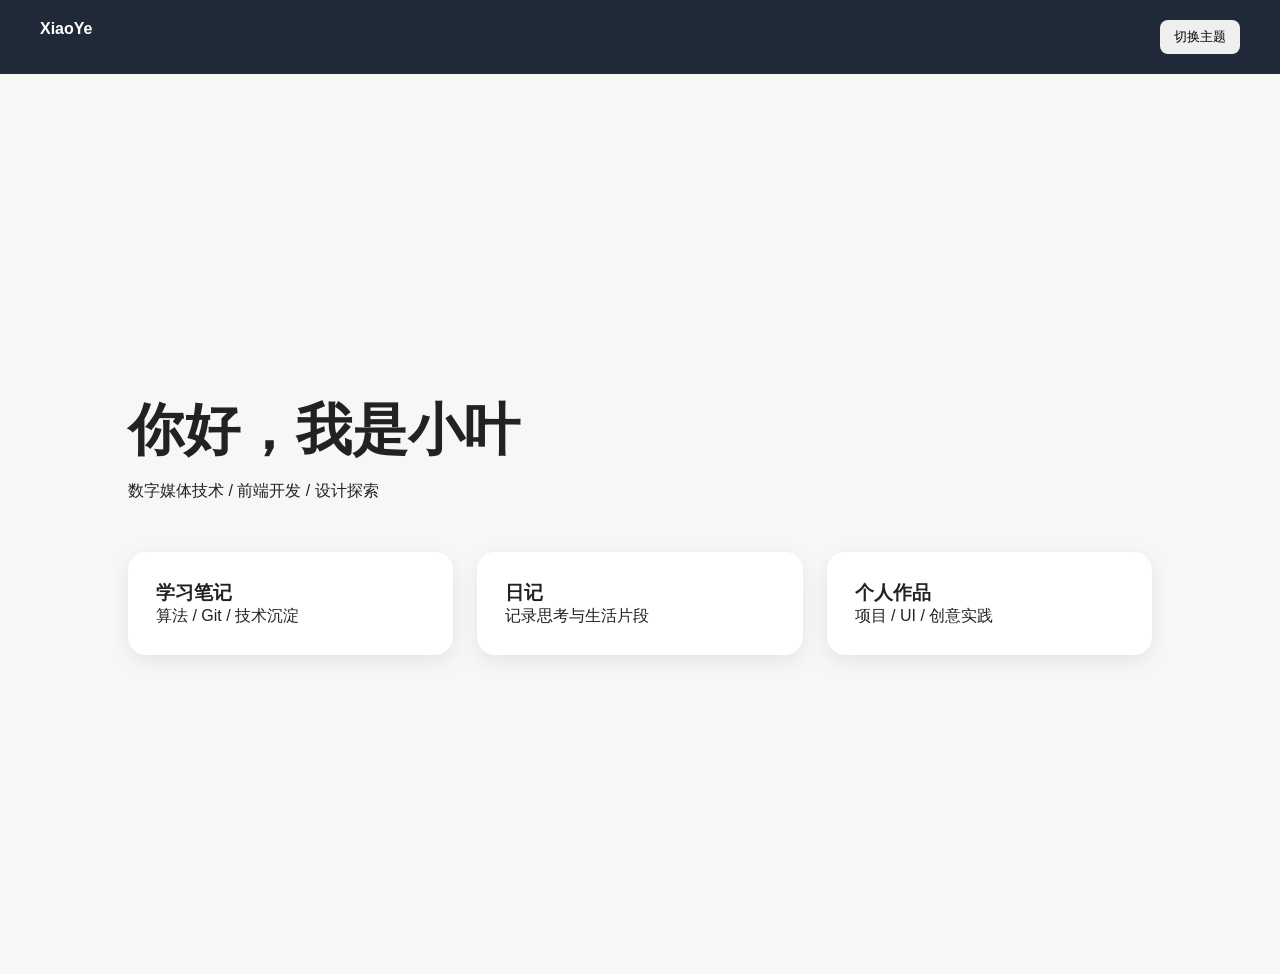
<file: index.html>
<!DOCTYPE html>
<html lang="zh-CN">
<head>
    <meta charset="UTF-8">
    <meta name="viewport" content="width=device-width, initial-scale=1.0">
    <title>Ye Portfolio</title>
    <link rel="stylesheet" href="style.css">
</head>
<body>
    <nav>
        <div class="logo">XiaoYe</div>
        <button id="theme-toggle">切换主题</button>
    </nav>

    <header class="hero">
        <div class="hero-content">
            <h1>你好，我是小叶</h1>
            <p>数字媒体技术 / 前端开发 / 设计探索</p>
        </div>

        <div class="hero-nav-cards">
            <a href="notes.html" class="hero-card">
                <h3>学习笔记</h3>
                <p>算法 / Git / 技术沉淀</p>
            </a>

            <a href="diary.html" class="hero-card">
                <h3>日记</h3>
                <p>记录思考与生活片段</p>
            </a>

            <a href="works.html" class="hero-card">
                <h3>个人作品</h3>
                <p>项目 / UI / 创意实践</p>
            </a>
        </div>
    </header>

    <script src="script.js"></script>
</body>
</html>
</file>
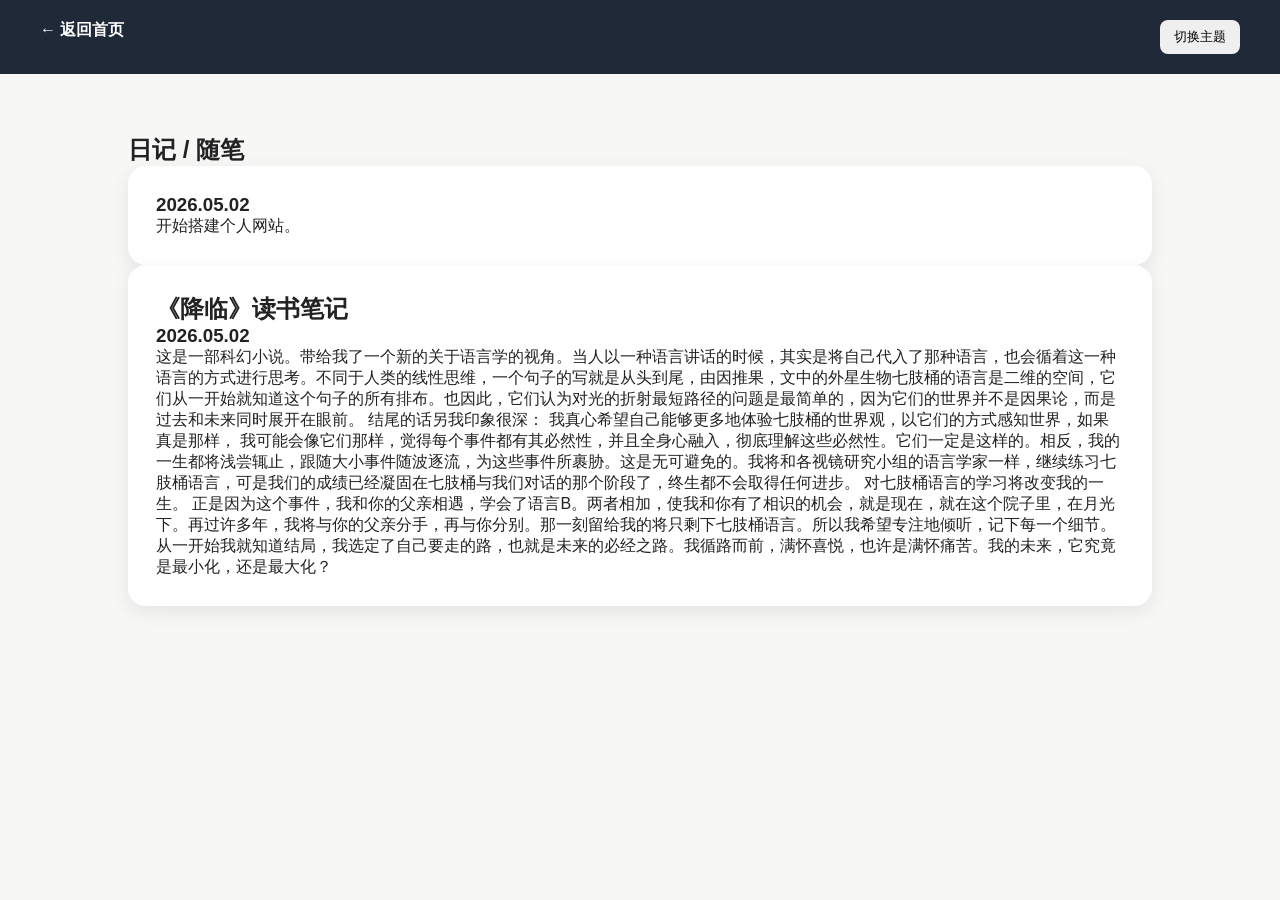
<file: diary.html>
<!DOCTYPE html>
<html lang="zh-CN">
<head>
    <meta charset="UTF-8">
    <title>日记</title>
    <link rel="stylesheet" href="style.css">
</head>
<body>
    <nav>
        <a href="index.html" class="logo">← 返回首页</a>
        <button id="theme-toggle">切换主题</button>
    </nav>

    <section class="page-section">
        <h1>日记 / 随笔</h1>

        <div class="card-grid">
            <div class="card">
                <h3>2026.05.02</h3>
                <p>开始搭建个人网站。</p>
            </div>
        </div>

        <div class="card-grid">
            <div class="card">
                
                <h2>《降临》读书笔记</h2>
                <h3>2026.05.02</h3>
                <p>这是一部科幻小说。带给我了一个新的关于语言学的视角。当人以一种语言讲话的时候，其实是将自己代入了那种语言，也会循着这一种语言的方式进行思考。不同于人类的线性思维，一个句子的写就是从头到尾，由因推果，文中的外星生物七肢桶的语言是二维的空间，它们从一开始就知道这个句子的所有排布。也因此，它们认为对光的折射最短路径的问题是最简单的，因为它们的世界并不是因果论，而是过去和未来同时展开在眼前。
                    结尾的话另我印象很深：
                    我真心希望自己能够更多地体验七肢桶的世界观，以它们的方式感知世界，如果真是那样，
                    我可能会像它们那样，觉得每个事件都有其必然性，并且全身心融入，彻底理解这些必然性。它们一定是这样的。相反，我的一生都将浅尝辄止，跟随大小事件随波逐流，为这些事件所裹胁。这是无可避免的。我将和各视镜研究小组的语言学家一样，继续练习七肢桶语言，可是我们的成绩已经凝固在七肢桶与我们对话的那个阶段了，终生都不会取得任何进步。
对七肢桶语言的学习将改变我的一生。
正是因为这个事件，我和你的父亲相遇，学会了语言B。两者相加，使我和你有了相识的机会，就是现在，就在这个院子里，在月光下。再过许多年，我将与你的父亲分手，再与你分别。那一刻留给我的将只剩下七肢桶语言。所以我希望专注地倾听，记下每一个细节。
从一开始我就知道结局，我选定了自己要走的路，也就是未来的必经之路。我循路而前，满怀喜悦，也许是满怀痛苦。我的未来，它究竟是最小化，还是最大化？
                </p>
            </div>
        </div>
    </section>

    <script src="script.js"></script>
</body>
</html>
</file>
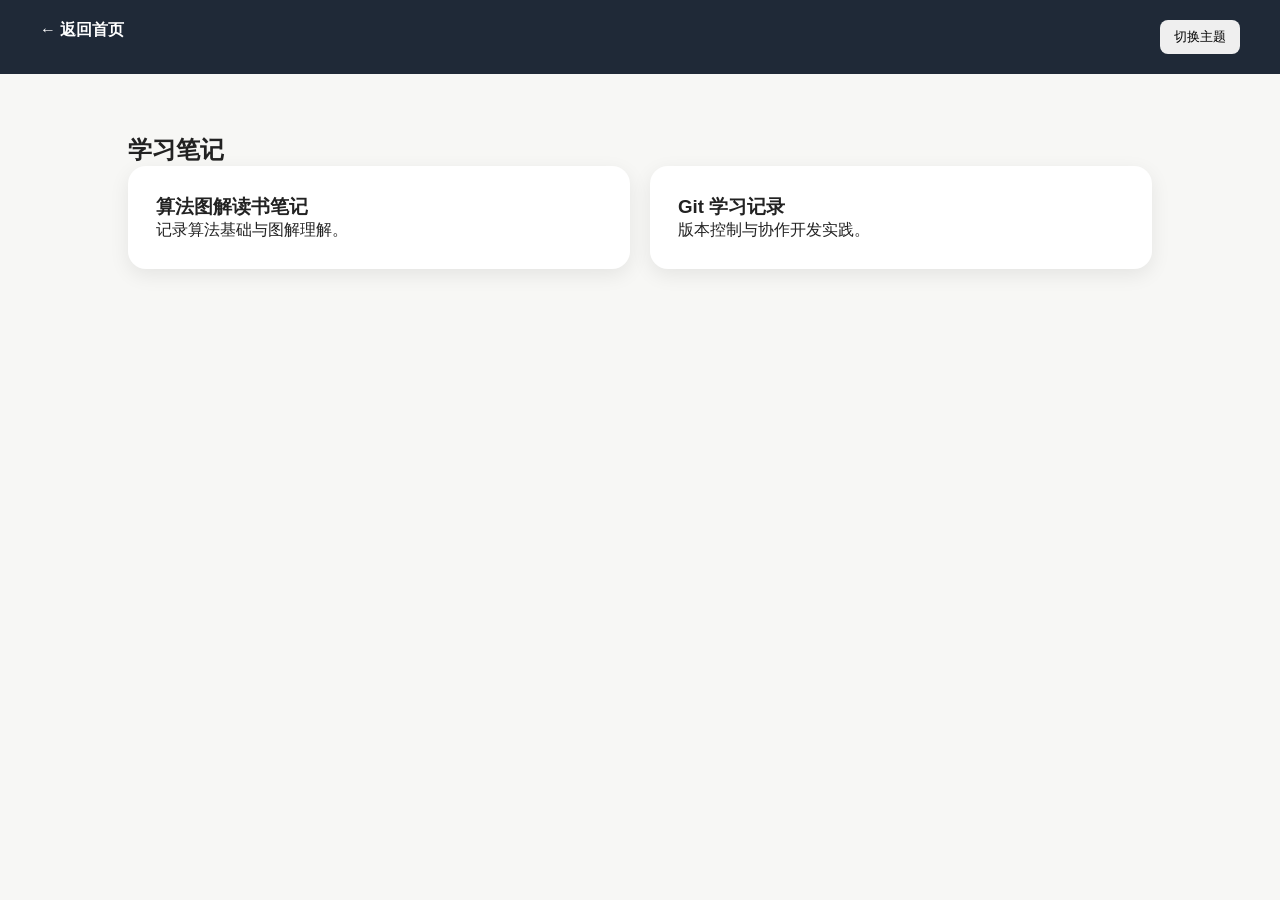
<file: notes.html>
<!DOCTYPE html>
<html lang="zh-CN">
<head>
    <meta charset="UTF-8">
    <title>学习笔记</title>
    <link rel="stylesheet" href="style.css">
</head>
<body>
    <nav>
        <a href="index.html" class="logo">← 返回首页</a>
        <button id="theme-toggle">切换主题</button>
    </nav>

    <section class="page-section">
        <h1>学习笔记</h1>

        <div class="card-grid">
            <div class="card">
                <h3>算法图解读书笔记</h3>
                <p>记录算法基础与图解理解。</p>
            </div>

            <div class="card">
                <h3>Git 学习记录</h3>
                <p>版本控制与协作开发实践。</p>
            </div>
        </div>
    </section>

    <script src="script.js"></script>
</body>
</html>
</file>
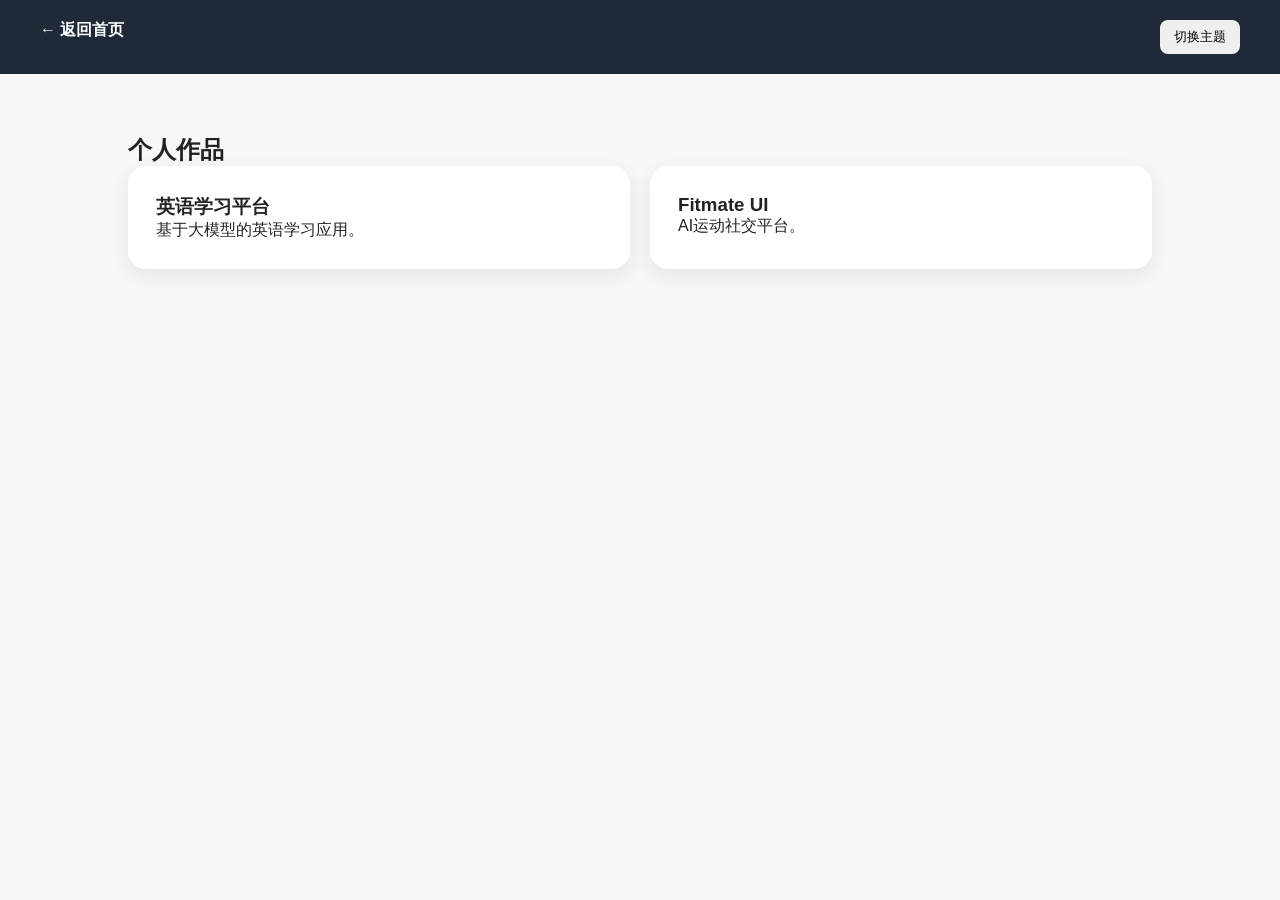
<file: works.html>
<!DOCTYPE html>
<html lang="zh-CN">
<head>
    <meta charset="UTF-8">
    <title>个人作品</title>
    <link rel="stylesheet" href="style.css">
</head>
<body>
    <nav>
        <a href="index.html" class="logo">← 返回首页</a>
        <button id="theme-toggle">切换主题</button>
    </nav>

    <section class="page-section">
        <h1>个人作品</h1>

        <div class="card-grid">
            <div class="card">
                <h3>英语学习平台</h3>
                <p>基于大模型的英语学习应用。</p>
            </div>

            <div class="card">
                <h3>Fitmate UI</h3>
                <p>AI运动社交平台。</p>
            </div>
        </div>
    </section>

    <script src="script.js"></script>
</body>
</html>
</file>
<file: style.css>
* {
    margin: 0;
    padding: 0;
    box-sizing: border-box;
}

body {
    font-family: -apple-system, BlinkMacSystemFont, sans-serif;
    background: #f7f7f5;
    color: #222;
    transition: 0.3s;
}

nav {
    display: flex;
    justify-content: space-between;
    padding: 20px 40px;
    background: #1f2937;
    color: white;
}

.logo {
    color: white;
    text-decoration: none;
    font-weight: bold;
}

button {
    padding: 8px 14px;
    border: none;
    border-radius: 8px;
    cursor: pointer;
}

.hero {
    min-height: 100vh;
    padding: 80px 10%;
    display: flex;
    flex-direction: column;
    justify-content: center;
}

.hero-content {
    margin-bottom: 50px;
}

.hero-content h1 {
    font-size: 56px;
    margin-bottom: 12px;
}

.hero-nav-cards {
    display: grid;
    grid-template-columns: repeat(3, 1fr);
    gap: 24px;
}

.hero-card,
.card {
    background: white;
    padding: 28px;
    border-radius: 18px;
    text-decoration: none;
    color: inherit;
    box-shadow: 0 6px 20px rgba(0,0,0,0.08);
    transition: 0.25s;
}

.hero-card:hover,
.card:hover {
    transform: translateY(-6px);
}

.page-section {
    padding: 60px 10%;
}

.card-grid {
    display: grid;
    gap: 20px;
    grid-template-columns: repeat(auto-fit,minmax(250px,1fr));
}

.dark-mode {
    background: #111827;
    color: white;
}

.dark-mode nav {
    background: #000;
}

.dark-mode .hero-card,
.dark-mode .card {
    background: #1f2937;
    color: white;
}
</file>
